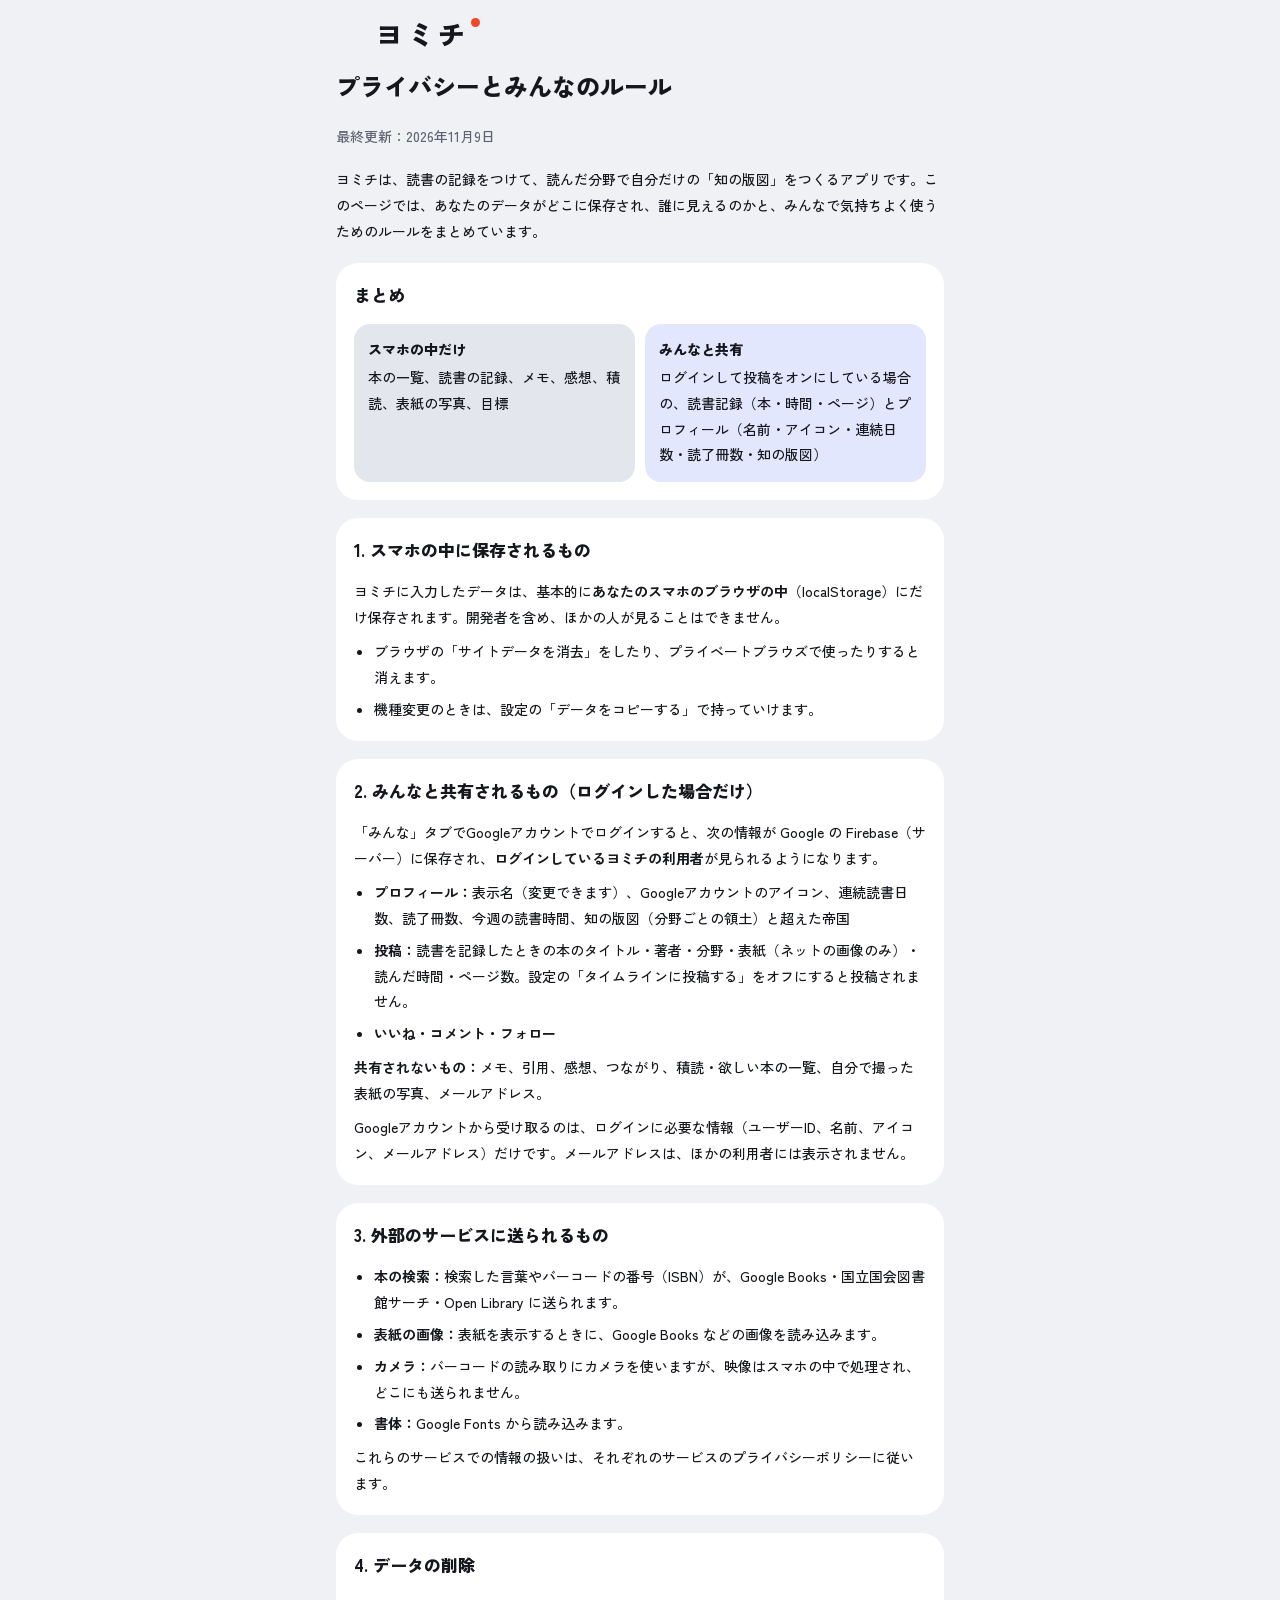
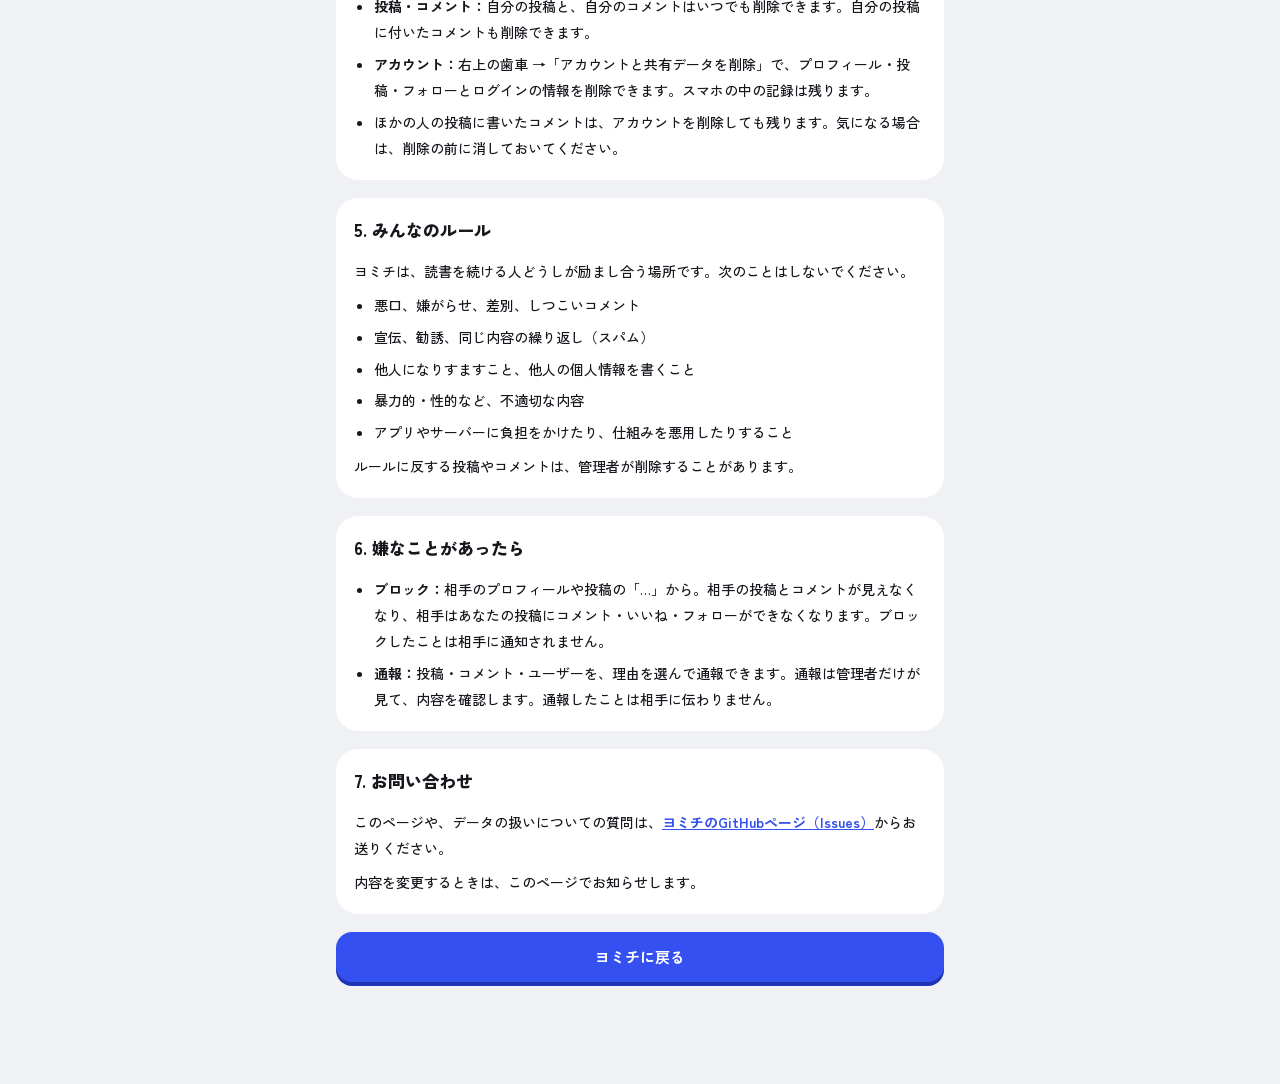
<file: privacy.html>
<!doctype html>
<html lang="ja">
<head>
<meta charset="utf-8">
<meta name="viewport" content="width=device-width, initial-scale=1, viewport-fit=cover">
<meta name="theme-color" content="#3550F0">
<title>プライバシーとみんなのルール｜ヨミチ</title>
<link rel="icon" href="icons/favicon-64.png?v=18">
<link rel="preconnect" href="https://fonts.googleapis.com">
<link rel="preconnect" href="https://fonts.gstatic.com" crossorigin>
<link rel="stylesheet" href="https://fonts.googleapis.com/css2?family=Zen+Kaku+Gothic+New:wght@400;500;700;900&family=Unbounded:wght@500;700&display=swap">
<link rel="stylesheet" href="style.css?v=18">
</head>
<body>
<header class="topbar">
  <div class="wrap topbar-inner">
    <a class="brand brand-link" href="./">ヨミチ<span class="brand-dot" aria-hidden="true"></span></a>
  </div>
</header>

<main class="wrap doc">
  <h1>プライバシーとみんなのルール</h1>
  <p class="doc-date">最終更新：2026年11月9日</p>

  <p>ヨミチは、読書の記録をつけて、読んだ分野で自分だけの「知の版図」をつくるアプリです。このページでは、あなたのデータがどこに保存され、誰に見えるのかと、みんなで気持ちよく使うためのルールをまとめています。</p>

  <section>
    <h2>まとめ</h2>
    <div class="doc-grid">
      <div class="doc-box"><h3>スマホの中だけ</h3><p>本の一覧、読書の記録、メモ、感想、積読、表紙の写真、目標</p></div>
      <div class="doc-box doc-box-share"><h3>みんなと共有</h3><p>ログインして投稿をオンにしている場合の、読書記録（本・時間・ページ）とプロフィール（名前・アイコン・連続日数・読了冊数・知の版図）</p></div>
    </div>
  </section>

  <section>
    <h2>1. スマホの中に保存されるもの</h2>
    <p>ヨミチに入力したデータは、基本的に<strong>あなたのスマホのブラウザの中</strong>（localStorage）にだけ保存されます。開発者を含め、ほかの人が見ることはできません。</p>
    <ul>
      <li>ブラウザの「サイトデータを消去」をしたり、プライベートブラウズで使ったりすると消えます。</li>
      <li>機種変更のときは、設定の「データをコピーする」で持っていけます。</li>
    </ul>
  </section>

  <section>
    <h2>2. みんなと共有されるもの（ログインした場合だけ）</h2>
    <p>「みんな」タブでGoogleアカウントでログインすると、次の情報が Google の Firebase（サーバー）に保存され、<strong>ログインしているヨミチの利用者</strong>が見られるようになります。</p>
    <ul>
      <li><strong>プロフィール：</strong>表示名（変更できます）、Googleアカウントのアイコン、連続読書日数、読了冊数、今週の読書時間、知の版図（分野ごとの領土）と超えた帝国</li>
      <li><strong>投稿：</strong>読書を記録したときの本のタイトル・著者・分野・表紙（ネットの画像のみ）・読んだ時間・ページ数。設定の「タイムラインに投稿する」をオフにすると投稿されません。</li>
      <li><strong>いいね・コメント・フォロー</strong></li>
    </ul>
    <p><strong>共有されないもの：</strong>メモ、引用、感想、つながり、積読・欲しい本の一覧、自分で撮った表紙の写真、メールアドレス。</p>
    <p>Googleアカウントから受け取るのは、ログインに必要な情報（ユーザーID、名前、アイコン、メールアドレス）だけです。メールアドレスは、ほかの利用者には表示されません。</p>
  </section>

  <section>
    <h2>3. 外部のサービスに送られるもの</h2>
    <ul>
      <li><strong>本の検索：</strong>検索した言葉やバーコードの番号（ISBN）が、Google Books・国立国会図書館サーチ・Open Library に送られます。</li>
      <li><strong>表紙の画像：</strong>表紙を表示するときに、Google Books などの画像を読み込みます。</li>
      <li><strong>カメラ：</strong>バーコードの読み取りにカメラを使いますが、映像はスマホの中で処理され、どこにも送られません。</li>
      <li><strong>書体：</strong>Google Fonts から読み込みます。</li>
    </ul>
    <p>これらのサービスでの情報の扱いは、それぞれのサービスのプライバシーポリシーに従います。</p>
  </section>

  <section>
    <h2>4. データの削除</h2>
    <ul>
      <li><strong>投稿・コメント：</strong>自分の投稿と、自分のコメントはいつでも削除できます。自分の投稿に付いたコメントも削除できます。</li>
      <li><strong>アカウント：</strong>右上の歯車 →「アカウントと共有データを削除」で、プロフィール・投稿・フォローとログインの情報を削除できます。スマホの中の記録は残ります。</li>
      <li>ほかの人の投稿に書いたコメントは、アカウントを削除しても残ります。気になる場合は、削除の前に消しておいてください。</li>
    </ul>
  </section>

  <section>
    <h2>5. みんなのルール</h2>
    <p>ヨミチは、読書を続ける人どうしが励まし合う場所です。次のことはしないでください。</p>
    <ul>
      <li>悪口、嫌がらせ、差別、しつこいコメント</li>
      <li>宣伝、勧誘、同じ内容の繰り返し（スパム）</li>
      <li>他人になりすますこと、他人の個人情報を書くこと</li>
      <li>暴力的・性的など、不適切な内容</li>
      <li>アプリやサーバーに負担をかけたり、仕組みを悪用したりすること</li>
    </ul>
    <p>ルールに反する投稿やコメントは、管理者が削除することがあります。</p>
  </section>

  <section>
    <h2>6. 嫌なことがあったら</h2>
    <ul>
      <li><strong>ブロック：</strong>相手のプロフィールや投稿の「…」から。相手の投稿とコメントが見えなくなり、相手はあなたの投稿にコメント・いいね・フォローができなくなります。ブロックしたことは相手に通知されません。</li>
      <li><strong>通報：</strong>投稿・コメント・ユーザーを、理由を選んで通報できます。通報は管理者だけが見て、内容を確認します。通報したことは相手に伝わりません。</li>
    </ul>
  </section>

  <section>
    <h2>7. お問い合わせ</h2>
    <p>このページや、データの扱いについての質問は、<a href="https://github.com/kazunorif07-dotcom/yomichi/issues" target="_blank" rel="noopener">ヨミチのGitHubページ（Issues）</a>からお送りください。</p>
    <p>内容を変更するときは、このページでお知らせします。</p>
  </section>

  <a class="btn btn-primary btn-block" href="./">ヨミチに戻る</a>
</main>
</body>
</html>
</file>
<file: style.css>
/* =========================================================
   ヨミチ — 見た目の設定
   レイアウト方針：スマホ1列＋「ベント（弁当箱）型」のタイル。
   よく押すボタンは画面の下半分（親指の届く範囲）に置き、ぷっくりした立体ボタンにする。
   色はすべて下の「トークン（変数）」から使う。ダークモードは値だけ差し替える。
   ========================================================= */
:root {
  --bg: #F0F1F5;          /* 背景（ほんのり青みのある明るい灰色） */
  --surface: #FFFFFF;     /* カード */
  --surface-2: #E4E6EE;   /* 沈んだ面・空のマス */
  --ink: #15171C;         /* 文字 */
  --muted: #5F6472;       /* 補足の文字 */
  --line: #D8DBE4;        /* 区切り線 */

  --blue: #3550F0;   --blue-ink: #FFFFFF;  --blue-press: #1F33B5;  /* 主役：インクの青 */
  --coral: #F0462A;  --coral-ink: #FFFFFF;                          /* 連続日数：炎の赤 */
  --butter: #FFD23F; --butter-ink: #2A2100;                         /* 目印：付箋の黄 */
  --mint: #22B47D;   --mint-ink: #FFFFFF;                           /* 達成：ミント */
  --cover-ink: #FFFFFF;   /* 自動生成の表紙の文字（表紙は両テーマ共通の色） */
  --danger: #C73A24;
  --shade: rgb(20 23 28 / .14);
  /* 地図の色 */
  --sea: #CFDCE8; --wave: #B9CBDB; --land: #F2EEE3; --coast: #5E7488; --border-line: rgb(21 23 28 / .28); --sea-text: #4F6579;
  --sea-1: #DCE8F1; --sea-2: #AFC5D8; --wildland: #E4DECD; --mtn: #A79F8C; --tree: #93A88A; --land-base: #B9B09A;

  /* 書体：数字＝幅広の幾何学的な書体（Unbounded）、見出し・本文＝すっきりしたゴシック（Zen Kaku Gothic New） */
  --font-display: "Zen Kaku Gothic New", "Hiragino Sans", "Noto Sans JP", system-ui, sans-serif;
  --font-num: "Unbounded", "Zen Kaku Gothic New", "Hiragino Sans", sans-serif;
  --font-body: "Zen Kaku Gothic New", "Hiragino Sans", "Noto Sans JP", system-ui, sans-serif;

  --radius: 22px;
  --tabbar-h: 70px;
}
@media (prefers-color-scheme: dark) {
  :root:not([data-theme="light"]) {
    --bg: #0F1014; --surface: #1A1C23; --surface-2: #262933; --ink: #F1F2F6; --muted: #9DA2B0; --line: #2D313C;
    --blue: #6E83FF; --blue-ink: #0A0E2C; --blue-press: #3F52C4;
    --coral: #FF6F52; --coral-ink: #2B0800;
    --butter: #FFD84F; --butter-ink: #2A2100;
    --mint: #3FD69C; --mint-ink: #052117;
    --danger: #FF7C66; --shade: rgb(0 0 0 / .4);
    --sea: #0F1B2A; --wave: #1A2A3D; --land: #2B3038; --coast: #6F8AA6; --border-line: rgb(0 0 0 / .45); --sea-text: #8FA6BE; --sea-1: #16283C; --sea-2: #0A1420; --wildland: #252A31; --mtn: #3F4651; --tree: #2F4235; --land-base: #14171C;
    color-scheme: dark;
  }
}
:root[data-theme="dark"] {
  --bg: #0F1014; --surface: #1A1C23; --surface-2: #262933; --ink: #F1F2F6; --muted: #9DA2B0; --line: #2D313C;
  --blue: #6E83FF; --blue-ink: #0A0E2C; --blue-press: #3F52C4;
  --coral: #FF6F52; --coral-ink: #2B0800;
  --butter: #FFD84F; --butter-ink: #2A2100;
  --mint: #3FD69C; --mint-ink: #052117;
  --danger: #FF7C66; --shade: rgb(0 0 0 / .4);
  --sea: #0F1B2A; --wave: #1A2A3D; --land: #2B3038; --coast: #6F8AA6; --border-line: rgb(0 0 0 / .45); --sea-text: #8FA6BE; --sea-1: #16283C; --sea-2: #0A1420; --wildland: #252A31; --mtn: #3F4651; --tree: #2F4235; --land-base: #14171C;
  color-scheme: dark;
}

* { box-sizing: border-box; }
html { -webkit-text-size-adjust: 100%; }
body { margin: 0; min-height: 100vh; }
.topbar { padding-top: env(safe-area-inset-top, 0px); }
textarea.input { min-height: 96px; font-size: 14px; font-weight: 500; resize: vertical; }
.backup { margin-top: 28px; padding-top: 20px; border-top: 2px dashed var(--line); }
[hidden] { display: none !important; }
body {
  background: var(--bg);
  color: var(--ink);
  font-family: var(--font-body);
  font-weight: 500;
  font-size: 15px;
  line-height: 1.6;
  -webkit-tap-highlight-color: transparent;
}
button, input, select, textarea { font: inherit; color: inherit; }
h1, h2, h3, h4, dl { margin: 0; text-wrap: balance; }
p { margin: 0; }
.num, .big { font-variant-numeric: tabular-nums; }
.big { font-family: var(--font-num); font-weight: 700; line-height: 1.05; letter-spacing: -.04em; }
.big small { font-family: var(--font-body); letter-spacing: 0; }

.wrap {
  width: 100%; max-width: 560px; margin: 0 auto;
  padding-left: max(16px, env(safe-area-inset-left, 0px));
  padding-right: max(16px, env(safe-area-inset-right, 0px));
}

/* ---------- ヘッダー ---------- */
.topbar-inner { display: flex; align-items: center; justify-content: space-between; gap: 12px; padding-block: 12px 4px; }
.brand { font-family: var(--font-display); font-weight: 900; font-size: 27px; letter-spacing: .14em; display: flex; align-items: flex-start; gap: 3px; }
.brand-dot { width: 9px; height: 9px; border-radius: 50%; background: var(--coral); margin-top: 6px; }

/* ---------- 画面本体 ---------- */
main.wrap { padding-block: 8px calc(var(--tabbar-h) + 32px + env(safe-area-inset-bottom, 0px)); }
body.has-player main.wrap { padding-bottom: calc(var(--tabbar-h) + 104px + env(safe-area-inset-bottom, 0px)); }
.view { display: flex; flex-direction: column; gap: 14px; }
.section { display: flex; flex-direction: column; gap: 10px; margin-top: 10px; }
.section-head { display: flex; align-items: baseline; justify-content: space-between; gap: 8px; }
.section-title { font-family: var(--font-display); font-size: 18px; font-weight: 800; letter-spacing: .03em; }
.link-btn { background: none; border: 0; padding: 6px 2px; color: var(--blue); font-weight: 700; font-size: 13px; cursor: pointer; }

/* ---------- ベント型タイル ---------- */
.bento { display: grid; grid-template-columns: 1fr 1fr; gap: 12px; }
.tile {
  border-radius: var(--radius); padding: 16px; min-width: 0;
  display: flex; flex-direction: column; gap: 6px;
  background: var(--surface); border: 0; text-align: left;
}
.tile-wide { grid-column: 1 / -1; }
.tile-label { font-size: 12px; font-weight: 700; letter-spacing: .12em; opacity: .85; }
.tile-note { font-size: 12px; font-weight: 700; opacity: .9; }
.tile-coral { background: var(--coral); color: var(--coral-ink); }
.tile-blue { background: var(--blue); color: var(--blue-ink); cursor: pointer; }

/* 連続日数タイル */
.streak-row { display: flex; align-items: flex-end; gap: 6px; }
.streak-row .big { font-size: 50px; }
.streak-row small { font-size: 14px; font-weight: 900; padding-bottom: 6px; }
.flame { width: 34px; height: 40px; flex: none; margin-left: auto; align-self: flex-start; }
.flame-outer { fill: var(--butter); }
.flame-inner { fill: var(--coral-ink); opacity: .25; }
.flame.off .flame-outer { fill: currentColor; opacity: .35; }

/* 今日の目標リング */
.ring-tile { display: flex; flex-direction: row; align-items: center; gap: 12px; }
.ring-tile .ring { width: 78px; height: 78px; flex: none; }
.ring-track { stroke: currentColor; opacity: .25; }
.ring-bar { stroke: currentColor; transition: stroke-dashoffset .4s ease; }
.ring-text { display: flex; flex-direction: column; min-width: 0; }
.ring-text .big { font-size: 28px; }
.ring-text small { font-size: 12px; font-weight: 700; }

/* 今週のミニグラフ */
.week-head { display: flex; justify-content: space-between; align-items: flex-end; gap: 10px; flex-wrap: wrap; }
.week-nums { display: flex; gap: 18px; }
.week-nums .big { font-size: 22px; }
.week-nums small { font-family: var(--font-body); font-size: 12px; font-weight: 700; color: var(--muted); margin-left: 2px; }
.week-bars { position: relative; display: grid; grid-template-columns: repeat(7, 1fr); gap: 8px; height: 104px; align-items: end; margin-top: 8px; }
.wbar { display: flex; flex-direction: column; align-items: center; gap: 4px; height: 100%; justify-content: flex-end; font-size: 11px; color: var(--muted); font-weight: 700; }
.wbar-fill { width: 100%; max-width: 30px; border-radius: 8px; background: var(--surface-2); min-height: 6px; }
.wbar.read .wbar-fill { background: var(--blue); }
.wbar.met .wbar-fill { background: var(--mint); }
.wbar.today { color: var(--ink); }
.wbar.today span { background: var(--ink); color: var(--bg); border-radius: 6px; padding: 0 5px; }
.goal-line { position: absolute; left: 0; right: 0; border-top: 2px dashed var(--line); pointer-events: none; }

/* ---------- 自動生成の表紙 ---------- */
.cover {
  container-type: inline-size;
  position: relative; aspect-ratio: 2 / 3; width: 100%; max-width: 100%;
  border-radius: 4px 10px 10px 4px; overflow: hidden;
  background: var(--cover); color: var(--cover-ink);
  display: flex; flex-direction: column; justify-content: space-between;
  padding: 12% 9% 9% 14%; /* %は親の幅が基準。cqw（表紙の幅基準）は中の文字だけに使う */
  box-shadow: inset 6px 0 0 rgb(0 0 0 / .16), 0 6px 14px var(--shade);
}
.cover::after { content: ""; position: absolute; inset: 0; pointer-events: none; }
.pat-trunk::after { background: linear-gradient(transparent 72%, rgb(0 0 0 / .18) 72%); }
.pat-branch::after { background: repeating-linear-gradient(-45deg, rgb(255 255 255 / .12) 0 6cqw, transparent 6cqw 14cqw); }
.pat-leaf::after { background: radial-gradient(rgb(255 255 255 / .2) 18%, transparent 20%) 0 0 / 16cqw 16cqw; }
.cover-title {
  position: relative; z-index: 1; font-family: var(--font-display); font-weight: 900; font-size: 16cqw; line-height: 1.35; letter-spacing: .02em;
  display: -webkit-box; -webkit-line-clamp: 4; -webkit-box-orient: vertical; overflow: hidden; overflow-wrap: anywhere;
}
.cover-author { position: relative; z-index: 1; font-size: 10cqw; padding-right: 30cqw; font-weight: 700; opacity: .85; white-space: nowrap; overflow: hidden; text-overflow: ellipsis; }
.cover-pos {
  position: absolute; z-index: 1; right: 0; bottom: 0;
  width: 26cqw; height: 26cqw; border-radius: 50%; display: grid; place-items: center;
  background: var(--butter); color: var(--butter-ink); font-weight: 900; font-size: 14cqw;
}
.cover-xs { width: 40px; flex: none; padding: 0; box-shadow: inset 3px 0 0 rgb(0 0 0 / .16); border-radius: 2px 5px 5px 2px; }
.cover-xs > span { display: none; }

/* ---------- 進捗バー ---------- */
.progress { height: 8px; border-radius: 99px; background: var(--surface-2); overflow: hidden; }
.progress > i { display: block; height: 100%; border-radius: 99px; background: var(--blue); }
.progress.done > i { background: var(--mint); }
.progress-row { display: flex; align-items: center; gap: 8px; }
.progress-row .progress { flex: 1; }
.pct { font-size: 12px; font-weight: 900; font-variant-numeric: tabular-nums; min-width: 3.2em; text-align: right; }

/* ---------- 読書中カルーセル ---------- */
.carousel {
  display: flex; gap: 12px; overflow-x: auto; scroll-snap-type: x mandatory;
  margin-inline: calc(-1 * max(16px, env(safe-area-inset-left, 0px))); padding-inline: max(16px, env(safe-area-inset-left, 0px));
  padding-bottom: 4px; scrollbar-width: none;
}
.carousel::-webkit-scrollbar { display: none; }
.now-card {
  flex: 0 0 86%; scroll-snap-align: start; min-width: 0;
  display: grid; grid-template-columns: 92px 1fr; gap: 14px;
  background: var(--surface); border-radius: var(--radius); padding: 14px;
}
.carousel > .now-card:only-child { flex-basis: 100%; }
.now-info { display: flex; flex-direction: column; gap: 6px; min-width: 0; }
.now-title { font-family: var(--font-display); font-weight: 900; font-size: 17px; line-height: 1.35; overflow-wrap: anywhere; cursor: pointer; }
.now-sub { font-size: 12px; color: var(--muted); }
.now-info .btn { margin-top: auto; }

/* ---------- 本棚（表紙グリッド） ---------- */
.shelf { display: grid; grid-template-columns: repeat(3, minmax(0, 1fr)); gap: 18px 12px; }
.shelf-item { display: flex; flex-direction: column; gap: 6px; background: none; border: 0; padding: 0; text-align: left; cursor: pointer; min-width: 0; }
.shelf-title { font-size: 12px; font-weight: 700; line-height: 1.35; display: -webkit-box; -webkit-line-clamp: 2; -webkit-box-orient: vertical; overflow: hidden; overflow-wrap: anywhere; }
.badge { font-size: 10px; font-weight: 900; padding: 2px 7px; border-radius: 99px; background: var(--surface-2); color: var(--muted); align-self: flex-start; }
.badge-done { background: var(--mint); color: var(--mint-ink); }
.badge-sample { background: var(--butter); color: var(--butter-ink); }

.filters { display: flex; gap: 6px; overflow-x: auto; padding-bottom: 2px; scrollbar-width: none; }
.filters::-webkit-scrollbar { display: none; }
.filter { flex: none; border: 0; background: var(--surface); color: var(--muted); border-radius: 99px; padding: 9px 15px; font-size: 13px; font-weight: 700; cursor: pointer; }
.filter[aria-pressed="true"] { background: var(--ink); color: var(--bg); }

/* ---------- 記録のリスト ---------- */
.list { display: flex; flex-direction: column; gap: 8px; }
.log-group { display: flex; flex-direction: column; gap: 6px; }
.log-date { font-size: 12px; font-weight: 900; color: var(--muted); }
.log-item {
  display: grid; grid-template-columns: auto 1fr auto; gap: 12px; align-items: center;
  background: var(--surface); border-radius: 16px; padding: 10px 10px 10px 12px;
}
.log-main { min-width: 0; display: flex; flex-direction: column; gap: 1px; }
.log-book { font-weight: 700; font-size: 14px; overflow-wrap: anywhere; }
.log-meta { font-size: 12px; color: var(--muted); font-variant-numeric: tabular-nums; }
.log-tag { display: inline-block; font-size: 10px; font-weight: 900; padding: 0 6px; border-radius: 6px; background: var(--surface-2); margin-right: 4px; vertical-align: 1px; }
.del-btn { border: 0; background: transparent; color: var(--muted); font-size: 12px; padding: 8px 6px; cursor: pointer; white-space: nowrap; }
.del-btn[data-armed="true"] { color: var(--danger); font-weight: 900; }

/* ---------- ボタン（押すと沈む立体ボタン） ---------- */
.btn {
  display: inline-flex; align-items: center; justify-content: center; gap: 8px;
  min-height: 50px; padding: 0 20px; border-radius: 16px; border: 0;
  font-weight: 900; font-size: 15px; cursor: pointer;
  transition: transform .08s, box-shadow .08s;
}
.btn:active { transform: translateY(3px); }
.btn-primary { background: var(--blue); color: var(--blue-ink); box-shadow: 0 4px 0 var(--blue-press); }
.btn-primary:active { box-shadow: 0 1px 0 var(--blue-press); }
.btn-ghost { background: var(--surface); color: var(--ink); box-shadow: inset 0 0 0 2px var(--line), 0 4px 0 var(--line); }
.btn-ghost:active { box-shadow: inset 0 0 0 2px var(--line), 0 1px 0 var(--line); }
.btn-danger { background: transparent; color: var(--danger); box-shadow: inset 0 0 0 2px var(--danger); }
.btn-danger[data-armed="true"] { background: var(--danger); color: var(--surface); }
.btn-small { min-height: 40px; padding: 0 14px; font-size: 13px; border-radius: 12px; }
.btn-block { width: 100%; }
.btn svg { width: 18px; height: 18px; }
.btn-row { display: flex; gap: 10px; flex-wrap: wrap; }
.btn-row > .btn { flex: 1 1 140px; }
.icon-btn { width: 44px; height: 44px; display: grid; place-items: center; border-radius: 50%; background: var(--surface); border: 0; cursor: pointer; color: var(--ink); }
.icon-btn svg { width: 22px; height: 22px; }
:focus-visible { outline: 3px solid var(--butter); outline-offset: 2px; }

/* ---------- はじめての画面 ---------- */
.hero { background: var(--blue); color: var(--blue-ink); border-radius: var(--radius); padding: 24px 20px; display: flex; flex-direction: column; gap: 14px; position: relative; overflow: hidden; }
.hero h2 { font-family: var(--font-display); font-weight: 900; font-size: 27px; line-height: 1.35; }
.hero p { font-size: 14px; font-weight: 700; opacity: .9; }
.hero .btn-primary { background: var(--butter); color: var(--butter-ink); box-shadow: 0 4px 0 rgb(0 0 0 / .25); }
.hero .btn-ghost { background: transparent; color: var(--blue-ink); box-shadow: inset 0 0 0 2px currentColor; }
.hero-covers { display: flex; gap: 8px; margin-bottom: 4px; }
.hero-covers .cover { width: 58px; transform: rotate(var(--r)); }
.empty-small { padding: 18px; font-size: 13px; color: var(--muted); text-align: center; background: var(--surface); border-radius: 16px; }

/* ---------- ミニプレーヤー ---------- */
.player {
  position: fixed; z-index: 19;
  left: max(12px, env(safe-area-inset-left, 0px)); right: max(12px, env(safe-area-inset-right, 0px));
  bottom: calc(var(--tabbar-h) + 10px + env(safe-area-inset-bottom, 0px));
  max-width: 536px; margin: 0 auto;
  display: grid; grid-template-columns: auto 1fr auto; gap: 12px; align-items: center;
  background: var(--ink); color: var(--bg); border-radius: 18px; padding: 8px 8px 8px 10px;
  box-shadow: 0 8px 24px var(--shade); cursor: pointer;
}
.player-main { min-width: 0; display: flex; flex-direction: column; }
.player-title { font-size: 13px; font-weight: 700; white-space: nowrap; overflow: hidden; text-overflow: ellipsis; }
.player-time { font-family: var(--font-num); font-weight: 700; font-size: 17px; line-height: 1.2; font-variant-numeric: tabular-nums; }
.player-time.paused { opacity: .55; }
.player-btn { width: 48px; height: 48px; border-radius: 50%; border: 0; background: var(--butter); color: var(--butter-ink); display: grid; place-items: center; cursor: pointer; }
.player-btn svg { width: 22px; height: 22px; }

/* ---------- タブバー ---------- */
.tabbar {
  position: fixed; left: 0; right: 0; bottom: 0; z-index: 20;
  background: var(--surface); border-top: 1px solid var(--line);
  padding-bottom: env(safe-area-inset-bottom, 0px);
  padding-left: env(safe-area-inset-left, 0px); padding-right: env(safe-area-inset-right, 0px);
}
.tabbar-inner { max-width: 560px; margin: 0 auto; height: var(--tabbar-h); display: grid; grid-template-columns: repeat(5, 1fr); align-items: center; }
.tab { height: 100%; display: flex; flex-direction: column; align-items: center; justify-content: center; gap: 2px; background: none; border: 0; color: var(--muted); font-size: 11px; font-weight: 700; cursor: pointer; }
.tab svg { width: 25px; height: 25px; }
.tab[aria-current="page"] { color: var(--ink); }
.tab-main span:last-child { color: var(--blue); font-weight: 900; }
.tab-main-btn {
  width: 58px; height: 58px; margin-top: -30px; border-radius: 20px; display: grid; place-items: center;
  background: var(--blue); color: var(--blue-ink); box-shadow: 0 5px 0 var(--blue-press);
  transform: rotate(-4deg); transition: transform .1s;
}
.tab-main:active .tab-main-btn { transform: rotate(-4deg) translateY(3px); box-shadow: 0 2px 0 var(--blue-press); }
.tab-main-btn svg { width: 28px; height: 28px; }

/* ---------- ボトムシート ---------- */
.backdrop { position: fixed; inset: 0; background: rgb(0 0 0 / .45); z-index: 30; }
.sheet {
  position: fixed; left: 0; right: 0; bottom: 0; z-index: 40;
  max-width: 560px; margin: 0 auto; max-height: 92%;
  display: flex; flex-direction: column;
  background: var(--bg); border-radius: 26px 26px 0 0;
  transform: translateY(100%); transition: transform .24s cubic-bezier(.2, .9, .3, 1.05);
}
.sheet.open { transform: translateY(0); }
.sheet-head {
  display: flex; align-items: center; justify-content: space-between; gap: 12px;
  padding: 14px max(16px, env(safe-area-inset-right, 0px)) 8px max(16px, env(safe-area-inset-left, 0px));
}
.sheet-head h2 { font-family: var(--font-display); font-weight: 900; font-size: 20px; letter-spacing: .04em; }
.sheet-body {
  overflow-y: auto; overscroll-behavior: contain;
  padding: 6px max(16px, env(safe-area-inset-right, 0px)) calc(22px + env(safe-area-inset-bottom, 0px)) max(16px, env(safe-area-inset-left, 0px));
}

/* ---------- 入力フォーム ---------- */
.form { display: flex; flex-direction: column; gap: 16px; }
.field { display: flex; flex-direction: column; gap: 6px; min-width: 0; }
.field > label, .field-label { font-size: 13px; font-weight: 900; }
.field-hint { font-size: 12px; color: var(--muted); }
.field-row { display: grid; grid-template-columns: 1fr 1fr; gap: 10px; }
.input {
  width: 100%; min-height: 50px; padding: 10px 14px; border-radius: 14px;
  border: 2px solid var(--line); background: var(--surface); font-size: 16px; font-weight: 700; /* 16px以上でiPhoneの自動ズームを防ぐ */
}
.input:focus { border-color: var(--blue); outline: none; }
.error { color: var(--danger); font-size: 13px; font-weight: 900; }
.seg { display: grid; grid-auto-flow: column; grid-auto-columns: 1fr; gap: 4px; background: var(--surface-2); padding: 4px; border-radius: 16px; }
.seg input { position: absolute; opacity: 0; pointer-events: none; }
.seg label { display: flex; flex-direction: column; align-items: center; justify-content: center; min-height: 44px; padding: 4px 2px; border-radius: 12px; cursor: pointer; font-size: 14px; font-weight: 700; text-align: center; line-height: 1.3; color: var(--muted); }
.seg label small { font-size: 10px; }
.seg input:checked + label { background: var(--surface); color: var(--ink); font-weight: 900; box-shadow: 0 2px 0 var(--line); }
.seg input:focus-visible + label { outline: 3px solid var(--butter); }
.preview { background: var(--surface); border-radius: 14px; padding: 12px 14px; font-size: 14px; font-weight: 900; font-variant-numeric: tabular-nums; }
.preview em { font-style: normal; color: var(--blue); }

/* ---------- タイマー（集中モード） ---------- */
.focus { display: flex; flex-direction: column; align-items: center; gap: 18px; padding-top: 4px; }
.focus-book { display: flex; align-items: center; gap: 12px; align-self: stretch; background: var(--surface); border-radius: 16px; padding: 10px 12px; }
.focus-book > div { min-width: 0; display: flex; flex-direction: column; }
.focus-book strong { font-weight: 900; overflow-wrap: anywhere; line-height: 1.35; }
.focus-book span { font-size: 12px; color: var(--muted); }
.focus-ring { position: relative; width: min(72vw, 270px); aspect-ratio: 1; max-width: 100%; color: var(--blue); }
.focus-ring svg { width: 100%; height: 100%; transform: rotate(-90deg); }
.focus-center { position: absolute; inset: 0; display: flex; flex-direction: column; align-items: center; justify-content: center; gap: 4px; }
.focus-digits { font-size: clamp(38px, 12.5vw, 56px); color: var(--ink); display: flex; }
/* 秒が変わっても数字の幅が揺れないよう、1文字ずつ同じ幅の箱に入れる */
.focus-digits .d, .player-time .d { display: inline-block; width: .74em; text-align: center; }
.focus-digits .colon, .player-time .colon { width: .36em; }
.focus-digits.paused { opacity: .45; }
.focus-today { font-size: 13px; font-weight: 900; color: var(--muted); }
.focus-controls { display: flex; align-items: center; gap: 22px; }
.round-btn { width: 84px; height: 84px; border-radius: 50%; border: 0; display: grid; place-items: center; cursor: pointer; background: var(--blue); color: var(--blue-ink); box-shadow: 0 5px 0 var(--blue-press); }
.round-btn:active { transform: translateY(3px); box-shadow: 0 2px 0 var(--blue-press); }
.round-btn svg { width: 34px; height: 34px; }
.round-btn.small { width: 64px; height: 64px; background: var(--coral); color: var(--coral-ink); box-shadow: 0 5px 0 rgb(0 0 0 / .25); }
.round-btn.small svg { width: 24px; height: 24px; }
.ctrl { display: flex; flex-direction: column; align-items: center; gap: 6px; font-size: 12px; font-weight: 900; color: var(--muted); }
.stepper { display: grid; grid-template-columns: 56px 1fr 56px; gap: 8px; align-items: center; }
.stepper .input { text-align: center; font-family: var(--font-num); font-weight: 700; font-size: 28px; min-height: 64px; }
.step-btn { height: 56px; border-radius: 16px; border: 0; background: var(--surface); font-weight: 900; font-size: 15px; cursor: pointer; box-shadow: inset 0 0 0 2px var(--line), 0 3px 0 var(--line); }
.quick-steps { display: flex; gap: 6px; flex-wrap: wrap; justify-content: center; }
.result { display: grid; grid-template-columns: repeat(3, 1fr); gap: 8px; }
.result > div { background: var(--surface); border-radius: 16px; padding: 12px; display: flex; flex-direction: column; gap: 2px; min-width: 0; }
.result .big { font-size: 22px; }
.result small { font-size: 11px; font-weight: 900; color: var(--muted); }

/* ---------- 本の詳細 ---------- */
.detail { display: flex; flex-direction: column; gap: 18px; }
.detail-top { display: grid; grid-template-columns: 110px 1fr; gap: 16px; align-items: start; }
.detail-top > div { min-width: 0; display: flex; flex-direction: column; gap: 6px; }
.detail-title { font-family: var(--font-display); font-weight: 900; font-size: 21px; line-height: 1.35; overflow-wrap: anywhere; }
.forecast { background: var(--surface); border-radius: 16px; padding: 12px 14px; font-size: 14px; font-weight: 700; }
.forecast strong { font-family: var(--font-num); font-weight: 700; font-size: 19px; color: var(--blue); }
.kv { display: grid; grid-template-columns: auto 1fr; gap: 6px 14px; font-size: 14px; }
.kv dt { color: var(--muted); }
.kv dd { margin: 0; font-weight: 700; font-variant-numeric: tabular-nums; }

/* ---------- お知らせ・紙吹雪 ---------- */
.toast {
  position: fixed; left: 50%; transform: translateX(-50%); z-index: 60;
  top: calc(12px + env(safe-area-inset-top, 0px));
  width: max-content; max-width: min(92%, 480px); background: var(--ink); color: var(--bg);
  padding: 12px 18px; border-radius: 16px; font-size: 14px; font-weight: 700; box-shadow: 0 8px 24px var(--shade);
}
.confetti { position: fixed; inset: 0; width: 100%; height: 100%; pointer-events: none; z-index: 55; }

/* ---------- 表紙画像（写真・ネット） ---------- */
.cover-img img { position: absolute; inset: 0; width: 100%; height: 100%; object-fit: cover; z-index: 2; }
.cover-img:not(.img-failed)::after, .cover-img:not(.img-failed) > span { visibility: hidden; }
.cover-img.img-failed img { display: none; }

/* ---------- 本の検索と表紙の編集 ---------- */
.search-box { display: flex; flex-direction: column; gap: 8px; background: var(--surface); border-radius: 18px; padding: 14px; }
.search-row { display: grid; grid-template-columns: 1fr auto; gap: 8px; }
.search-results { display: flex; gap: 10px; overflow-x: auto; scrollbar-width: none; }
.search-results:empty { display: none; }
.result-card { flex: 0 0 96px; display: flex; flex-direction: column; gap: 4px; background: none; border: 0; padding: 0; text-align: left; cursor: pointer; min-width: 0; }
.result-title { font-size: 12px; font-weight: 700; line-height: 1.3; display: -webkit-box; -webkit-line-clamp: 2; -webkit-box-orient: vertical; overflow: hidden; }
.result-sub { font-size: 11px; color: var(--muted); white-space: nowrap; overflow: hidden; text-overflow: ellipsis; }
.cover-edit { display: grid; grid-template-columns: 84px 1fr; gap: 14px; align-items: start; }
.cover-edit-btns { display: flex; flex-direction: column; gap: 8px; align-items: flex-start; min-width: 0; }

/* ---------- 読書チャレンジ（年間目標） ---------- */
.tile-butter { background: var(--butter); color: var(--butter-ink); cursor: pointer; }
.year-head { display: flex; justify-content: space-between; align-items: baseline; gap: 8px; }
.year-pct { font-size: 22px; }
.year-pct small, .year-row small { font-family: var(--font-body); font-size: 13px; font-weight: 900; }
.year-row { display: flex; align-items: baseline; gap: 4px; }
.year-row .big { font-size: 40px; }
.year-bar { position: relative; height: 12px; border-radius: 99px; background: rgb(0 0 0 / .12); margin-block: 4px; }
.year-bar i { position: absolute; inset: 0 auto 0 0; border-radius: 99px; background: var(--butter-ink); }
.year-bar b { position: absolute; top: -4px; bottom: -4px; width: 3px; border-radius: 2px; background: var(--coral); transform: translateX(-50%); }
.compare { font-size: 12px; font-weight: 900; color: var(--muted); }
.compare.up { color: var(--mint); }

/* ---------- 知の地図 ---------- */
.map-summary { background: var(--ink); color: var(--bg); border-radius: var(--radius); padding: 18px; display: flex; flex-direction: column; gap: 10px; }
.map-big { display: flex; align-items: baseline; gap: 6px; }
.map-big .big { font-size: 52px; }
.map-big small { font-weight: 900; font-size: 14px; }
.coverage { display: grid; grid-template-columns: repeat(18, 1fr); gap: 3px; }
.coverage i { aspect-ratio: 1 / 2; border-radius: 3px; background: currentColor; opacity: .18; }
.coverage i.on { background: var(--cover); opacity: 1; }
.coverage i.trunk { box-shadow: inset 0 -4px 0 var(--butter); }
.map-note { font-size: 13px; font-weight: 700; opacity: .9; }
.map-note strong { color: var(--blue); font-size: 16px; font-family: var(--font-display); }
.legend-row { display: flex; flex-wrap: wrap; gap: 6px 14px; font-size: 11px; font-weight: 700; color: var(--muted); align-items: center; }
.legend-row > span { display: inline-flex; align-items: center; gap: 5px; }
.lg { display: inline-block; width: 12px; height: 12px; border-radius: 4px; }
.lg-on { background: var(--blue); }
.lg-off { border: 2px dashed var(--line); }
.continent .section-title .num { color: var(--muted); font-size: 13px; }
.lands { display: grid; grid-template-columns: repeat(auto-fill, minmax(150px, 1fr)); gap: 10px; }
.land {
  display: flex; flex-direction: column; gap: 2px; text-align: left; cursor: pointer; min-width: 0; min-height: 112px;
  border-radius: 18px; padding: 12px; background: transparent; color: var(--muted); border: 2px dashed var(--line);
}
.land-on { background: var(--cover); color: var(--cover-ink); border: 2px solid transparent; }
.land-name { font-size: 13px; font-weight: 900; line-height: 1.3; }
.land-count { font-size: 12px; font-weight: 700; }
.land-count .big { font-size: 28px; margin-right: 3px; }
.land-foot { margin-top: auto; display: flex; flex-wrap: wrap; align-items: center; gap: 4px 6px; font-size: 11px; font-weight: 700; }
.trunk-mark { padding: 1px 7px; border-radius: 99px; border: 1.5px solid currentColor; font-weight: 900; opacity: .75; font-size: 11px; }
.trunk-mark.on { background: var(--butter); color: var(--butter-ink); border-color: var(--butter); opacity: 1; }
.land-level { letter-spacing: 1px; font-size: 9px; }
.land-blank { font-size: 11px; }

/* ---------- グラフ ---------- */
.kpis { display: grid; grid-template-columns: repeat(3, 1fr); gap: 8px; }
.kpis > div { background: var(--surface); border-radius: 16px; padding: 12px; display: flex; flex-direction: column; gap: 2px; min-width: 0; }
.kpis .big { font-size: clamp(15px, 4.6vw, 20px); overflow-wrap: anywhere; }
.kpis small { font-size: 11px; font-weight: 900; color: var(--muted); }
.kpis .big small { font-family: var(--font-body); color: var(--muted); }
.card { background: var(--surface); border-radius: var(--radius); padding: 16px; display: flex; flex-direction: column; gap: 10px; }
.card-head { display: flex; justify-content: space-between; align-items: center; gap: 10px; flex-wrap: wrap; }
.card-head h3 { font-family: var(--font-display); font-size: 16px; font-weight: 800; }
.seg-mini label { min-height: 34px; padding: 0 12px; font-size: 12px; }
.readout { display: flex; align-items: baseline; gap: 10px; flex-wrap: wrap; }
.readout-label { font-size: 12px; font-weight: 900; color: var(--muted); }
.readout .big { font-size: 22px; }
.readout-extra { font-size: 13px; font-weight: 900; }
.chart-wrap { width: 100%; overflow-x: auto; }
.chart { display: block; width: 100%; height: auto; }
.chart .grid { stroke: var(--line); stroke-width: 1; }
.chart .axis { fill: var(--muted); font-size: 10px; font-family: var(--font-body); font-weight: 700; }
.chart .bar path { fill: var(--blue); opacity: .45; }
.chart .bar.sel path { opacity: 1; }
.chart .hit { fill: transparent; cursor: pointer; }
.chart .avg { stroke: var(--ink); stroke-width: 1.5; stroke-dasharray: 4 4; opacity: .6; }
.chart-foot { font-size: 12px; color: var(--muted); font-weight: 700; display: flex; align-items: center; gap: 6px; }
.avg-key { display: inline-block; width: 16px; border-top: 2px dashed var(--ink); opacity: .6; }
.done-row { display: grid; grid-template-columns: repeat(12, 1fr); margin-left: calc(40 / 340 * 100%); margin-right: calc(6 / 340 * 100%); text-align: center; font-size: 11px; font-weight: 900; color: var(--mint); }
.done-row::before { content: "読了"; position: absolute; transform: translateX(-120%); color: var(--muted); font-size: 10px; }
.done-row { position: relative; }
.hbars { display: flex; flex-direction: column; gap: 8px; }
.hbar { display: grid; grid-template-columns: 7.5em 1fr 2em; gap: 8px; align-items: center; font-size: 12px; font-weight: 700; }
.hbar-label { overflow: hidden; text-overflow: ellipsis; white-space: nowrap; }
.hbar-track { height: 14px; }
.hbar-track i { display: block; height: 100%; border-radius: 0 4px 4px 0; background: var(--cover); min-width: 4px; }
.hbar-val { text-align: right; font-weight: 900; }
.stack { display: flex; gap: 2px; height: 22px; border-radius: 6px; overflow: hidden; }
.pos-trunk { background: var(--ink); }
.pos-branch { background: var(--blue); }
.pos-leaf { background: var(--mint); }
.stack-legend { display: flex; flex-wrap: wrap; gap: 6px 14px; font-size: 12px; font-weight: 700; }
.stack-legend span { display: inline-flex; align-items: center; gap: 5px; }
.stack-legend strong { font-weight: 900; }

/* ---------- メモ・感想・ふりかえり ---------- */
.note { background: var(--surface); border-radius: 16px; padding: 14px 14px 8px; display: flex; flex-direction: column; gap: 6px; border-left: 5px solid var(--blue); }
.note-thought { border-left-color: var(--mint); }
.note-text { white-space: pre-wrap; overflow-wrap: anywhere; line-height: 1.75; }
.note-quote .note-text::before { content: "“"; font-family: var(--font-num); color: var(--blue); margin-right: 2px; }
.note-meta { display: flex; flex-wrap: wrap; align-items: center; gap: 4px 10px; font-size: 12px; color: var(--muted); font-weight: 700; }
.note-meta .link-btn { padding: 2px 0; text-align: left; }
.note-tag { font-size: 10px; font-weight: 900; padding: 2px 7px; border-radius: 99px; background: var(--surface-2); color: var(--muted); }
.note-actions { margin-left: auto; display: flex; }
.daily { background: var(--surface); border-radius: var(--radius); padding: 18px; display: flex; flex-direction: column; gap: 10px; position: relative; overflow: hidden; }
.daily::before { content: "“"; position: absolute; right: 14px; top: -18px; font-family: var(--font-num); font-size: 150px; color: var(--blue); opacity: .14; pointer-events: none; }
.daily-head { display: flex; justify-content: space-between; align-items: center; gap: 8px; }
.daily-head .tile-label, .daily-empty .tile-label { color: var(--blue); }
.daily-text { font-family: var(--font-display); font-size: 17px; font-weight: 700; line-height: 1.8; white-space: pre-wrap; overflow-wrap: anywhere; }
.daily-meta { display: flex; flex-wrap: wrap; align-items: center; gap: 6px 10px; }
.daily-meta .link-btn { text-align: left; }
.daily-empty p { font-size: 13px; color: var(--muted); font-weight: 700; }
.review-quote { font-family: var(--font-display); font-size: 16px; font-weight: 800; line-height: 1.6; background: var(--surface); border-radius: 14px; padding: 12px 14px; overflow-wrap: anywhere; }
.review-conn { font-size: 14px; color: var(--muted); white-space: pre-wrap; overflow-wrap: anywhere; padding-inline: 4px; }
.link-chips { display: flex; flex-wrap: wrap; gap: 6px; }
.link-chips input { position: absolute; opacity: 0; pointer-events: none; }
.link-chips label { font-size: 13px; font-weight: 700; padding: 8px 12px; border-radius: 99px; background: var(--surface); box-shadow: inset 0 0 0 2px var(--line); cursor: pointer; max-width: 100%; overflow: hidden; text-overflow: ellipsis; white-space: nowrap; }
.link-chips input:checked + label { background: var(--cover); color: var(--cover-ink); box-shadow: none; }
.link-chips input:focus-visible + label { outline: 3px solid var(--butter); }
.link-list { display: flex; flex-direction: column; gap: 6px; }
.link-book { display: flex; align-items: center; gap: 10px; background: var(--surface); border: 0; border-radius: 14px; padding: 8px 10px; text-align: left; cursor: pointer; min-width: 0; }
.link-book span { display: flex; flex-direction: column; font-weight: 700; font-size: 14px; min-width: 0; overflow-wrap: anywhere; }
.link-book small { font-size: 11px; color: var(--muted); }

/* ---------- 表紙の副題 ---------- */
.cover-title small { display: block; font-size: 8.5cqw; font-weight: 700; opacity: .85; margin-top: 4cqw; line-height: 1.35; }

/* ---------- 地図の予定地 ---------- */
.land-plan { border: 2px dashed var(--cover); color: var(--ink); background: repeating-linear-gradient(-45deg, transparent 0 8px, rgb(127 127 127 / .07) 8px 16px); }
.land-plan .land-name { color: var(--cover); filter: saturate(1.2); }
.land-stack { padding: 1px 7px; border-radius: 99px; background: var(--surface-2); color: var(--ink); font-weight: 900; }
.land-on .land-stack { background: rgb(255 255 255 / .22); color: inherit; }
.lg-plan { border: 2px dashed var(--blue); background: repeating-linear-gradient(-45deg, transparent 0 3px, var(--surface-2) 3px 6px); }
.coverage i.plan { background: repeating-linear-gradient(-45deg, var(--cover) 0 3px, transparent 3px 6px); opacity: .9; }

/* ---------- 積読タワー ---------- */
.tower-card { background: var(--surface); border-radius: var(--radius); padding: 18px; display: flex; flex-direction: column; gap: 14px; }
.tower-big { display: flex; align-items: baseline; gap: 10px; }
.tower-big .big { font-size: 42px; }
.tower-big small { font-size: 15px; font-weight: 900; color: var(--muted); }
.tower-compare { font-size: 14px; font-weight: 700; }
.tower { position: relative; display: flex; flex-direction: column; justify-content: flex-end; min-height: 120px; padding-top: 48px; }
.tower-stack { display: flex; flex-direction: column-reverse; width: min(100%, 280px); margin: 0 auto; }
.spine {
  display: flex; align-items: center; gap: 6px; border: 0; padding: 0 10px; cursor: pointer; overflow: hidden;
  background: var(--cover); color: var(--cover-ink); border-radius: 3px; text-align: left;
  box-shadow: inset 0 -2px 0 rgb(0 0 0 / .18), inset 0 1px 0 rgb(255 255 255 / .18);
  font-size: 11px; font-weight: 900; line-height: 1;
}
.spine span { white-space: nowrap; overflow: hidden; text-overflow: ellipsis; flex: 1; min-width: 0; }
.spine i { font-style: normal; font-size: 10px; background: var(--butter); color: var(--butter-ink); border-radius: 99px; padding: 1px 5px; }
.spine.thin span, .spine.thin i { display: none; }
.tower-floor { height: 6px; border-radius: 3px; background: var(--ink); width: min(100%, 320px); margin: 0 auto; }
.tower-goal { position: absolute; left: 0; right: 0; border-top: 2px dashed var(--coral); margin-bottom: 6px; }
.tower-goal span { position: absolute; right: 0; top: -20px; font-size: 11px; font-weight: 900; color: var(--coral); background: var(--surface); padding: 0 4px; }
.tower-teaser {
  display: grid; grid-template-columns: auto 1fr auto; gap: 14px; align-items: center; width: 100%;
  background: var(--surface); border: 0; border-radius: var(--radius); padding: 14px 16px; cursor: pointer; text-align: left;
}
.teaser-spines { display: flex; flex-direction: column-reverse; gap: 2px; width: 44px; }
.teaser-spines i { height: 7px; border-radius: 2px; background: var(--cover); }
.teaser-spines i:nth-child(2n) { width: 85%; margin-left: 10%; }
.teaser-text { display: flex; flex-direction: column; min-width: 0; }
.teaser-text .tile-label { color: var(--muted); }
.teaser-text strong { font-weight: 900; font-size: 14px; }
.teaser-text .big { font-size: 22px; }
.teaser-go { font-size: 13px; font-weight: 900; color: var(--blue); }

/* ---------- 知の版図（世界地図） ---------- */
.realm-hero { background: var(--surface); border-radius: 0; padding: 16px max(16px, env(safe-area-inset-left, 0px)); margin-inline: calc(-1 * max(16px, env(safe-area-inset-left, 0px))); display: flex; flex-direction: column; gap: 12px; }
.realm-head { display: flex; justify-content: space-between; align-items: flex-end; gap: 12px; flex-wrap: wrap; }
.realm-head .tile-label { color: var(--muted); }
.realm-nums { display: flex; gap: 16px; }
.realm-nums .big { font-size: 26px; }
.realm-nums small { font-size: 12px; font-weight: 700; color: var(--muted); margin-left: 2px; }
.map-frame { position: relative; overflow: hidden; margin-inline: -16px; }
.realm-hero > .map-frame { margin-inline: calc(-1 * max(16px, env(safe-area-inset-left, 0px))); }
.map-expand { position: absolute; right: 10px; bottom: 10px; display: inline-flex; align-items: center; gap: 6px; border: 0; border-radius: 99px; padding: 8px 12px; background: var(--ink); color: var(--bg); font-size: 12px; font-weight: 900; cursor: pointer; box-shadow: 0 4px 14px var(--shade); }
.map-expand svg { width: 14px; height: 14px; }
.worldmap { display: block; width: 100%; height: auto; }
.worldmap .sea-1 { stop-color: var(--sea-1); }
.worldmap .sea-2 { stop-color: var(--sea-2); }
.worldmap .graticule { fill: none; stroke: var(--coast); stroke-width: .6; opacity: .18; }
.worldmap .hx-base { fill: var(--land-base); }
.worldmap .hx-base.won { fill: color-mix(in srgb, var(--cover) 62%, #000); }
.worldmap .hx.wildland { fill: var(--wildland); stroke: var(--wildland); stroke-width: .6; }
.worldmap .mtn { fill: var(--mtn); pointer-events: none; }
.worldmap .tree { fill: var(--tree); pointer-events: none; }
.worldmap .compass circle { fill: none; stroke: var(--coast); stroke-width: 1; opacity: .55; }
.worldmap .compass .needle-n { fill: var(--coral); }
.worldmap .compass .needle-s { fill: var(--coast); opacity: .7; }
.worldmap .compass .needle-ew { fill: var(--coast); opacity: .45; }
.worldmap .compass text { font-family: var(--font-num); font-size: 9px; font-weight: 700; fill: var(--coast); }
.worldmap .wave { stroke: var(--wave); stroke-width: 1; }
.worldmap .hx { stroke: var(--land); stroke-width: .5; cursor: pointer; transform-box: fill-box; transform-origin: center; }
.worldmap .hx.wild { fill: var(--land); stroke: var(--sea); stroke-opacity: .5; }
.worldmap .hx.plan { fill: color-mix(in srgb, var(--cover) 22%, var(--land)); stroke: var(--sea); stroke-opacity: .5; }
.worldmap .hx.front { fill: color-mix(in srgb, var(--cover) 55%, var(--land)); animation: front 1.8s ease-in-out infinite; }
.worldmap .hx.won { fill: var(--cover); stroke: rgb(255 255 255 / .25); animation: conquer .45s cubic-bezier(.2, .9, .3, 1.3) both; }
.worldmap .border { fill: none; stroke: var(--border-line); stroke-width: 1.1; stroke-linecap: round; pointer-events: none; }
.worldmap .coast { fill: none; stroke: var(--coast); stroke-width: 1.5; stroke-linecap: round; pointer-events: none; }
.worldmap .coast-glow { fill: none; stroke: var(--land); stroke-width: 7; opacity: .35; stroke-linecap: round; }
.worldmap .castle, .lg-castle .castle { fill: var(--butter); stroke: rgb(0 0 0 / .55); stroke-width: .5; stroke-linejoin: round; pointer-events: none; }
.worldmap .realm-name { font-family: var(--font-body); font-size: 8.5px; paint-order: stroke; stroke: var(--land); stroke-width: 2.4px; stroke-linejoin: round; font-weight: 700; fill: var(--muted); pointer-events: none; }
.worldmap .realm-name.on { fill: #FFFFFF; font-weight: 900; stroke: rgb(0 0 0 / .35); }
.worldmap .continent-name { font-family: var(--font-display); font-size: 12px; font-weight: 900; letter-spacing: .4em; fill: var(--sea-text); pointer-events: none; }
@keyframes conquer { from { opacity: 0; transform: scale(.4); } }
@keyframes front { 50% { opacity: .55; } }
.legend-map .lg { width: 13px; height: 13px; clip-path: polygon(50% 0, 100% 25%, 100% 75%, 50% 100%, 0 75%, 0 25%); border: 0; border-radius: 0; }
.lg-won { background: var(--blue); }
.lg-front { background: color-mix(in srgb, var(--blue) 55%, var(--land)); }
.legend-map .lg-plan { background: color-mix(in srgb, var(--blue) 22%, var(--land)); }
.lg-wild { background: var(--land); box-shadow: inset 0 0 0 1px var(--line); }
.lg-castle { width: 16px; height: 14px; }
.home-realm { display: flex; flex-direction: column; gap: 8px; width: auto; background: var(--surface); border: 0; border-radius: 0; padding: 14px max(16px, env(safe-area-inset-left, 0px)); margin-inline: calc(-1 * max(16px, env(safe-area-inset-left, 0px))); text-align: left; cursor: pointer; }
.home-realm-head { display: flex; justify-content: space-between; align-items: baseline; }
.home-realm-head .tile-label { color: var(--muted); }
.home-realm-pct .big { font-size: 32px; }
.home-realm-pct small { font-size: 14px; font-weight: 700; color: var(--muted); }
.home-realm .worldmap { margin-inline: calc(-1 * max(16px, env(safe-area-inset-left, 0px))); width: calc(100% + 2 * max(16px, env(safe-area-inset-left, 0px))); max-width: none; }
.home-realm .worldmap .hx { pointer-events: none; }
.home-realm-foot { font-size: 12px; font-weight: 700; color: var(--blue); text-align: right; }

/* ---------- 歴史の帝国とくらべる ---------- */
.empire-head { font-size: 14px; font-weight: 500; line-height: 1.8; }
.empire-head strong { font-family: var(--font-display); font-weight: 900; font-size: 15px; }
.empire-ruler { position: relative; height: 92px; margin: 4px 6px 0; }
.empire-track { position: absolute; left: 0; right: 0; top: 34px; height: 10px; border-radius: 99px; background: var(--surface-2); overflow: hidden; }
.empire-track i { display: block; height: 100%; background: linear-gradient(90deg, var(--blue), var(--coral)); border-radius: 99px; }
.empire-tick { position: absolute; top: 30px; transform: translateX(-50%); display: flex; flex-direction: column; align-items: center; }
.empire-tick b { width: 2px; height: 18px; background: var(--muted); opacity: .5; }
.empire-tick em { font-style: normal; font-size: 9px; font-weight: 700; color: var(--muted); white-space: nowrap; margin-top: 2px; }
.empire-tick.low em { margin-top: 16px; }
.empire-tick.passed b { background: var(--ink); opacity: 1; }
.empire-tick.passed em { color: var(--ink); }
.empire-me { position: absolute; top: 4px; transform: translateX(-50%); font-size: 11px; font-weight: 900; color: var(--bg); background: var(--ink); border-radius: 8px; padding: 2px 8px; white-space: nowrap; }
.empire-me::after { content: ""; position: absolute; left: 50%; bottom: -5px; transform: translateX(-50%); border: 5px solid transparent; border-bottom: 0; border-top-color: var(--ink); }
.empire-list summary { font-size: 13px; font-weight: 700; color: var(--blue); cursor: pointer; }
.empire-list ol { list-style: none; margin: 10px 0 6px; padding: 0; display: flex; flex-direction: column; gap: 4px; }
.empire-list li { display: flex; justify-content: space-between; gap: 10px; font-size: 13px; color: var(--muted); padding: 6px 0; border-bottom: 1px dashed var(--line); }
.empire-list li.passed { color: var(--ink); font-weight: 700; }
.empire-list li span:first-child { display: flex; flex-direction: column; min-width: 0; }
.empire-list li small { font-size: 11px; font-weight: 500; color: var(--muted); }

/* ---------- みんなの読書（交流機能） ---------- */
.social-hero { background: var(--surface); border-radius: var(--radius); padding: 22px 18px; display: flex; flex-direction: column; gap: 12px; }
.social-hero .tile-label { color: var(--blue); }
.social-hero h2 { font-family: var(--font-display); font-weight: 900; font-size: 24px; line-height: 1.45; }
.social-hero p { font-size: 14px; color: var(--muted); line-height: 1.8; }
.social-points { margin: 0; padding-left: 1.2em; font-size: 13px; font-weight: 700; display: flex; flex-direction: column; gap: 4px; }
.feed { display: flex; flex-direction: column; gap: 10px; }
.post { display: grid; grid-template-columns: 40px 1fr; gap: 12px; align-items: start; background: var(--surface); border-radius: 18px; padding: 14px; }
.post-finish { box-shadow: inset 0 0 0 2px var(--mint); }
.post-user, .post-name { background: none; border: 0; padding: 0; cursor: pointer; text-align: left; color: inherit; }
.avatar { width: 40px; height: 40px; border-radius: 50%; object-fit: cover; display: block; background: var(--surface-2); }
.avatar-initial { display: grid; place-items: center; background: var(--blue); color: var(--blue-ink); font-weight: 900; font-size: 16px; }
.post-body { min-width: 0; display: flex; flex-direction: column; gap: 6px; }
.post-head { display: flex; align-items: baseline; gap: 8px; min-width: 0; }
.post-name { font-weight: 900; font-size: 14px; overflow: hidden; text-overflow: ellipsis; white-space: nowrap; }
.post-time { font-size: 11px; color: var(--muted); flex: none; }
.post-text { font-size: 14px; line-height: 1.7; overflow-wrap: anywhere; }
.post-text strong { font-weight: 900; }
.post-text .finish { color: var(--mint); }
.post-book { display: flex; align-items: center; gap: 10px; }
.post-book .chips { display: flex; flex-wrap: wrap; gap: 4px; }
.post-book .chip { font-size: 11px; font-weight: 700; line-height: 1; padding: 5px 9px; border-radius: 99px; background: var(--cover); color: var(--cover-ink); }
.post-book .chip-pos { background: var(--butter); color: var(--butter-ink); }
.post-actions { display: flex; align-items: center; gap: 4px; }
.post-act { display: inline-flex; align-items: center; gap: 5px; background: none; border: 0; padding: 6px 10px 6px 0; margin-right: 8px; font-size: 13px; font-weight: 700; color: var(--muted); cursor: pointer; }
.post-act svg { width: 19px; height: 19px; fill: none; stroke: currentColor; stroke-width: 2; stroke-linejoin: round; }
.post-act.on { color: var(--coral); }
.post-act.on svg { fill: currentColor; }
.post-actions .del-btn { margin-left: auto; }
.comments-wrap { display: flex; flex-direction: column; gap: 14px; }
.comments { display: flex; flex-direction: column; gap: 10px; }
.comment { display: grid; grid-template-columns: 32px 1fr; gap: 10px; }
.comment .avatar { width: 32px; height: 32px; }
.comment-body { background: var(--surface); border-radius: 14px; padding: 8px 12px; min-width: 0; }
.comment-body p { font-size: 14px; white-space: pre-wrap; overflow-wrap: anywhere; }
.comment-form { display: grid; grid-template-columns: 1fr auto; gap: 8px; align-items: end; position: sticky; bottom: 0; background: var(--bg); padding-top: 6px; }
.comment-form textarea.input { min-height: 50px; }
.profile { display: flex; flex-direction: column; gap: 14px; }
.profile-top { display: flex; align-items: center; gap: 14px; }
.profile-top .avatar { width: 64px; height: 64px; font-size: 26px; }
.profile-top > div { min-width: 0; display: flex; flex-direction: column; gap: 2px; }
.mini-post { display: flex; justify-content: space-between; gap: 10px; font-size: 13px; background: var(--surface); border-radius: 12px; padding: 10px 12px; }
.mini-post span:first-child { min-width: 0; overflow-wrap: anywhere; }
.switch-row { display: flex; align-items: center; gap: 10px; font-size: 14px; font-weight: 700; cursor: pointer; }
.switch-row input { width: 22px; height: 22px; accent-color: var(--blue); }
.week-more { align-self: flex-end; }

/* ---------- 教養（称号・知のかたち・橋・入口） ---------- */
.motto { font-size: 13px; font-weight: 900; letter-spacing: .3em; color: var(--blue); text-align: center; margin-top: 2px; }
.title-chip { display: inline-flex; align-items: center; gap: 4px; font-size: 11px; font-weight: 900; padding: 3px 9px; border-radius: 99px; background: var(--ink); color: var(--bg); white-space: nowrap; letter-spacing: .02em; }
.title-chip.small { font-size: 9.5px; padding: 2px 7px; flex: none; }
.home-realm-foot { display: flex; align-items: center; justify-content: flex-end; gap: 8px; flex-wrap: wrap; }
.silhouette { display: block; width: 100%; height: auto; }
.silhouette .sil-base { stroke: var(--line); stroke-width: 1; }
.silhouette .sil-label { fill: var(--muted); font-size: 9px; font-family: var(--font-body); font-weight: 700; }
.shape-type { display: flex; align-items: baseline; gap: 10px; flex-wrap: wrap; }
.shape-name { font-family: var(--font-num); font-weight: 700; font-size: 26px; letter-spacing: -.03em; }
.shape-meta { font-size: 12px; font-weight: 700; color: var(--muted); }
.shape-desc { font-size: 14px; line-height: 1.8; }
.shape-next { font-size: 14px; line-height: 1.7; background: var(--surface-2); border-radius: 12px; padding: 10px 12px; }
.shape-next strong { color: var(--blue); }
.worldmap .bridge { fill: none; stroke: var(--butter); stroke-width: 3; stroke-dasharray: 5 3; stroke-linecap: round; filter: drop-shadow(0 0 1.5px rgb(0 0 0 / .45)); pointer-events: none; }
.worldmap .bridge-end { fill: var(--butter); stroke: rgb(0 0 0 / .5); stroke-width: .6; pointer-events: none; }
.lg-bridge { width: 18px !important; height: 0 !important; border-top: 2.5px dashed var(--butter) !important; border-radius: 0 !important; background: none !important; clip-path: none !important; }
.bridge-list { list-style: none; margin: 0; padding: 0; display: flex; flex-direction: column; gap: 6px; }
.bridge-list li { display: flex; align-items: center; gap: 6px; font-size: 13px; font-weight: 700; background: var(--surface-2); border-radius: 12px; padding: 8px 12px; flex-wrap: wrap; }
.bridge-list li span { color: var(--ochre, var(--coral)); font-weight: 900; margin-inline: 4px; }
.bridge-list i { width: 12px; height: 14px; background: var(--cover); clip-path: polygon(50% 0, 100% 25%, 100% 75%, 50% 100%, 0 75%, 0 25%); }
.starter { display: grid; grid-template-columns: auto 1fr auto; gap: 12px; align-items: center; background: var(--surface); border-radius: 14px; padding: 10px 12px; }

/* ---------- 地図を全画面で見る ---------- */
.map-full { position: fixed; inset: 0; z-index: 70; background: var(--sea-2); display: flex; flex-direction: column; }
.map-full-stage { position: relative; flex: 1; overflow: hidden; touch-action: none; cursor: grab; }
.map-full-stage:active { cursor: grabbing; }
.map-full-inner { position: absolute; left: 0; top: 0; transform-origin: 0 0; will-change: transform; }
.map-full-inner .worldmap { display: block; max-width: none; }
.map-full-bar {
  position: absolute; left: 0; right: 0; top: 0; z-index: 2; display: flex; justify-content: space-between; align-items: center; gap: 8px;
  padding: calc(10px + env(safe-area-inset-top, 0px)) max(14px, env(safe-area-inset-right, 0px)) 10px max(14px, env(safe-area-inset-left, 0px));
  background: linear-gradient(var(--bg), transparent); pointer-events: none;
}
.map-full-bar > * { pointer-events: auto; }
.map-full-title { font-weight: 900; font-size: 15px; }
.map-full-zoom { position: absolute; right: max(14px, env(safe-area-inset-right, 0px)); bottom: calc(18px + env(safe-area-inset-bottom, 0px)); display: flex; flex-direction: column; gap: 8px; z-index: 2; }
.map-full-zoom button { width: 46px; height: 46px; border-radius: 50%; border: 0; background: var(--surface); color: var(--ink); font-size: 22px; font-weight: 900; box-shadow: 0 4px 14px var(--shade); cursor: pointer; }
.map-full-hint { position: absolute; left: 50%; transform: translateX(-50%); bottom: calc(22px + env(safe-area-inset-bottom, 0px)); z-index: 2; font-size: 12px; font-weight: 700; background: var(--ink); color: var(--bg); border-radius: 99px; padding: 6px 12px; white-space: nowrap; opacity: .85; }

/* ---------- 新しいバージョンのお知らせ ---------- */
.update-bar {
  position: fixed; z-index: 45; left: max(12px, env(safe-area-inset-left, 0px)); right: max(12px, env(safe-area-inset-right, 0px));
  top: calc(10px + env(safe-area-inset-top, 0px)); max-width: 536px; margin: 0 auto;
  display: flex; align-items: center; justify-content: space-between; gap: 10px;
  background: var(--ink); color: var(--bg); border-radius: 16px; padding: 10px 10px 10px 16px; font-size: 14px; font-weight: 700;
  box-shadow: 0 8px 24px var(--shade);
}

/* ---------- 通報・ブロック・管理者 ---------- */
.post-more { margin-left: auto; background: none; border: 0; color: var(--muted); font-size: 18px; font-weight: 900; letter-spacing: .1em; padding: 2px 8px; cursor: pointer; border-radius: 8px; }
.post-more:hover { background: var(--surface-2); }
.comment-actions { display: flex; gap: 4px; }
.reason-list { display: flex; flex-direction: column; gap: 6px; }
.reason { display: flex; align-items: center; gap: 10px; background: var(--surface); border-radius: 12px; padding: 12px 14px; font-weight: 700; cursor: pointer; }
.reason input { width: 18px; height: 18px; accent-color: var(--blue); }
.profile-safety { justify-content: center; }
.profile-safety .btn { flex: 0 1 auto; color: var(--muted); }
.admin-card summary { cursor: pointer; font-size: 14px; }
.admin-card summary strong { color: var(--coral); }
.report-item { display: flex; flex-direction: column; gap: 6px; padding: 12px 0; border-top: 1px dashed var(--line); }
.report-head { display: flex; align-items: center; gap: 8px; font-size: 14px; }
.report-snippet { font-size: 13px; background: var(--surface-2); border-radius: 10px; padding: 8px 10px; overflow-wrap: anywhere; }
.report-note { font-size: 12px; color: var(--muted); overflow-wrap: anywhere; }
.uid-line code { font-size: 11px; user-select: all; overflow-wrap: anywhere; background: var(--surface-2); padding: 1px 4px; border-radius: 4px; }

/* ---------- プライバシーのページ ---------- */
.brand-link { color: var(--ink); text-decoration: none; }
.doc { display: flex; flex-direction: column; gap: 18px; padding-block: 8px 48px; max-width: 640px; }
.doc h1 { font-size: 24px; font-weight: 900; }
.doc h2 { font-size: 17px; font-weight: 900; margin-bottom: 8px; }
.doc h3 { font-size: 14px; font-weight: 900; margin-bottom: 4px; }
.doc p, .doc li { font-size: 14px; line-height: 1.85; }
.doc ul { margin: 0; padding-left: 1.3em; display: flex; flex-direction: column; gap: 6px; }
.doc a { color: var(--blue); font-weight: 700; }
.doc .btn { text-decoration: none; color: var(--blue-ink); }
.doc-date { font-size: 12px; color: var(--muted); }
.doc section { background: var(--surface); border-radius: var(--radius); padding: 18px; display: flex; flex-direction: column; gap: 8px; }
.doc-grid { display: grid; grid-template-columns: repeat(auto-fit, minmax(220px, 1fr)); gap: 10px; }
.doc-box { border-radius: 16px; padding: 14px; background: var(--surface-2); }
.doc-box-share { background: color-mix(in srgb, var(--blue) 14%, var(--surface)); }

/* ---------- バーコード読み取り ---------- */
.scanner { display: flex; flex-direction: column; gap: 12px; }
.sc-view-wrap { position: relative; border-radius: 18px; overflow: hidden; background: #000; aspect-ratio: 4 / 3; max-width: 100%; }
.sc-view-wrap.off { display: none; }
.sc-view, .sc-view video { width: 100% !important; height: 100% !important; object-fit: cover; }
.sc-view img, .sc-view #qr-shaded-region { display: none !important; }
.sc-frame { position: absolute; left: 50%; top: 50%; width: min(78%, 280px); height: 34%; transform: translate(-50%, -50%); border: 3px solid var(--butter); border-radius: 12px; box-shadow: 0 0 0 999px rgb(0 0 0 / .35); pointer-events: none; }
.sc-frame::after { content: ""; position: absolute; left: 6%; right: 6%; top: 50%; height: 2px; background: var(--coral); animation: scanline 1.6s ease-in-out infinite alternate; }
@keyframes scanline { from { transform: translateY(-28px); } to { transform: translateY(28px); } }
.sc-status { font-size: 14px; font-weight: 700; }
.scan-btn { align-self: flex-start; }
.warn { color: var(--coral); font-weight: 900; }

/* ---------- 版図が広がる瞬間 ---------- */
.worldmap .hx.won.fresh { stroke: var(--butter); stroke-width: 1.4; animation: claim .7s cubic-bezier(.2, .9, .3, 1.4) both, shine 1.2s ease-in-out 2; }
.worldmap .castle.fresh { transform-box: fill-box; transform-origin: center bottom; animation: castle-drop .6s cubic-bezier(.3, 1.6, .5, 1) both; }
@keyframes claim { 0% { opacity: 0; transform: scale(.1); } 60% { opacity: 1; transform: scale(1.3); } 100% { transform: scale(1); } }
@keyframes shine { 50% { filter: brightness(1.55) drop-shadow(0 0 3px var(--butter)); } }
@keyframes castle-drop { from { opacity: 0; transform: translateY(-16px) scale(1.6); } }
.conquest { display: flex; flex-direction: column; gap: 14px; }
.conquest-banner { background: var(--ink); color: var(--bg); border-radius: 18px; padding: 14px 16px; display: flex; flex-direction: column; gap: 2px; animation: banner-in .6s cubic-bezier(.2, .9, .3, 1.2) both; }
.conquest-banner .tile-label { color: var(--butter); }
.conquest-banner strong { font-size: 20px; font-weight: 900; }
.conquest-banner small { font-size: 12px; opacity: .75; }
@keyframes banner-in { from { opacity: 0; transform: translateY(-10px) scale(.96); } }
.conquest-lines { list-style: none; margin: 0; padding: 0; display: flex; flex-direction: column; gap: 8px; }
.conquest-lines li { display: flex; align-items: center; gap: 10px; background: var(--surface); border-radius: 14px; padding: 10px 12px; font-size: 14px; font-weight: 700; }
.conquest-lines li i { width: 14px; height: 16px; flex: none; background: var(--cover); clip-path: polygon(50% 0, 100% 25%, 100% 75%, 50% 100%, 0 75%, 0 25%); }
.conquest-lines li span { flex: 1; min-width: 0; }
.conquest-lines strong { font-weight: 900; }
.conquest-total { text-align: center; font-size: 14px; font-weight: 700; color: var(--muted); }
.conquest-total .big { font-size: 40px; color: var(--ink); margin-inline: 4px; }
.fresh-note { font-size: 13px; font-weight: 700; color: var(--blue); }

@media (prefers-reduced-motion: reduce) {
  .worldmap .hx.won, .worldmap .hx.front, .worldmap .hx.won.fresh, .worldmap .castle.fresh, .conquest-banner, .sc-frame::after { animation: none; }
  .sheet, .ring-bar, .btn { transition: none; }
}
</file>
